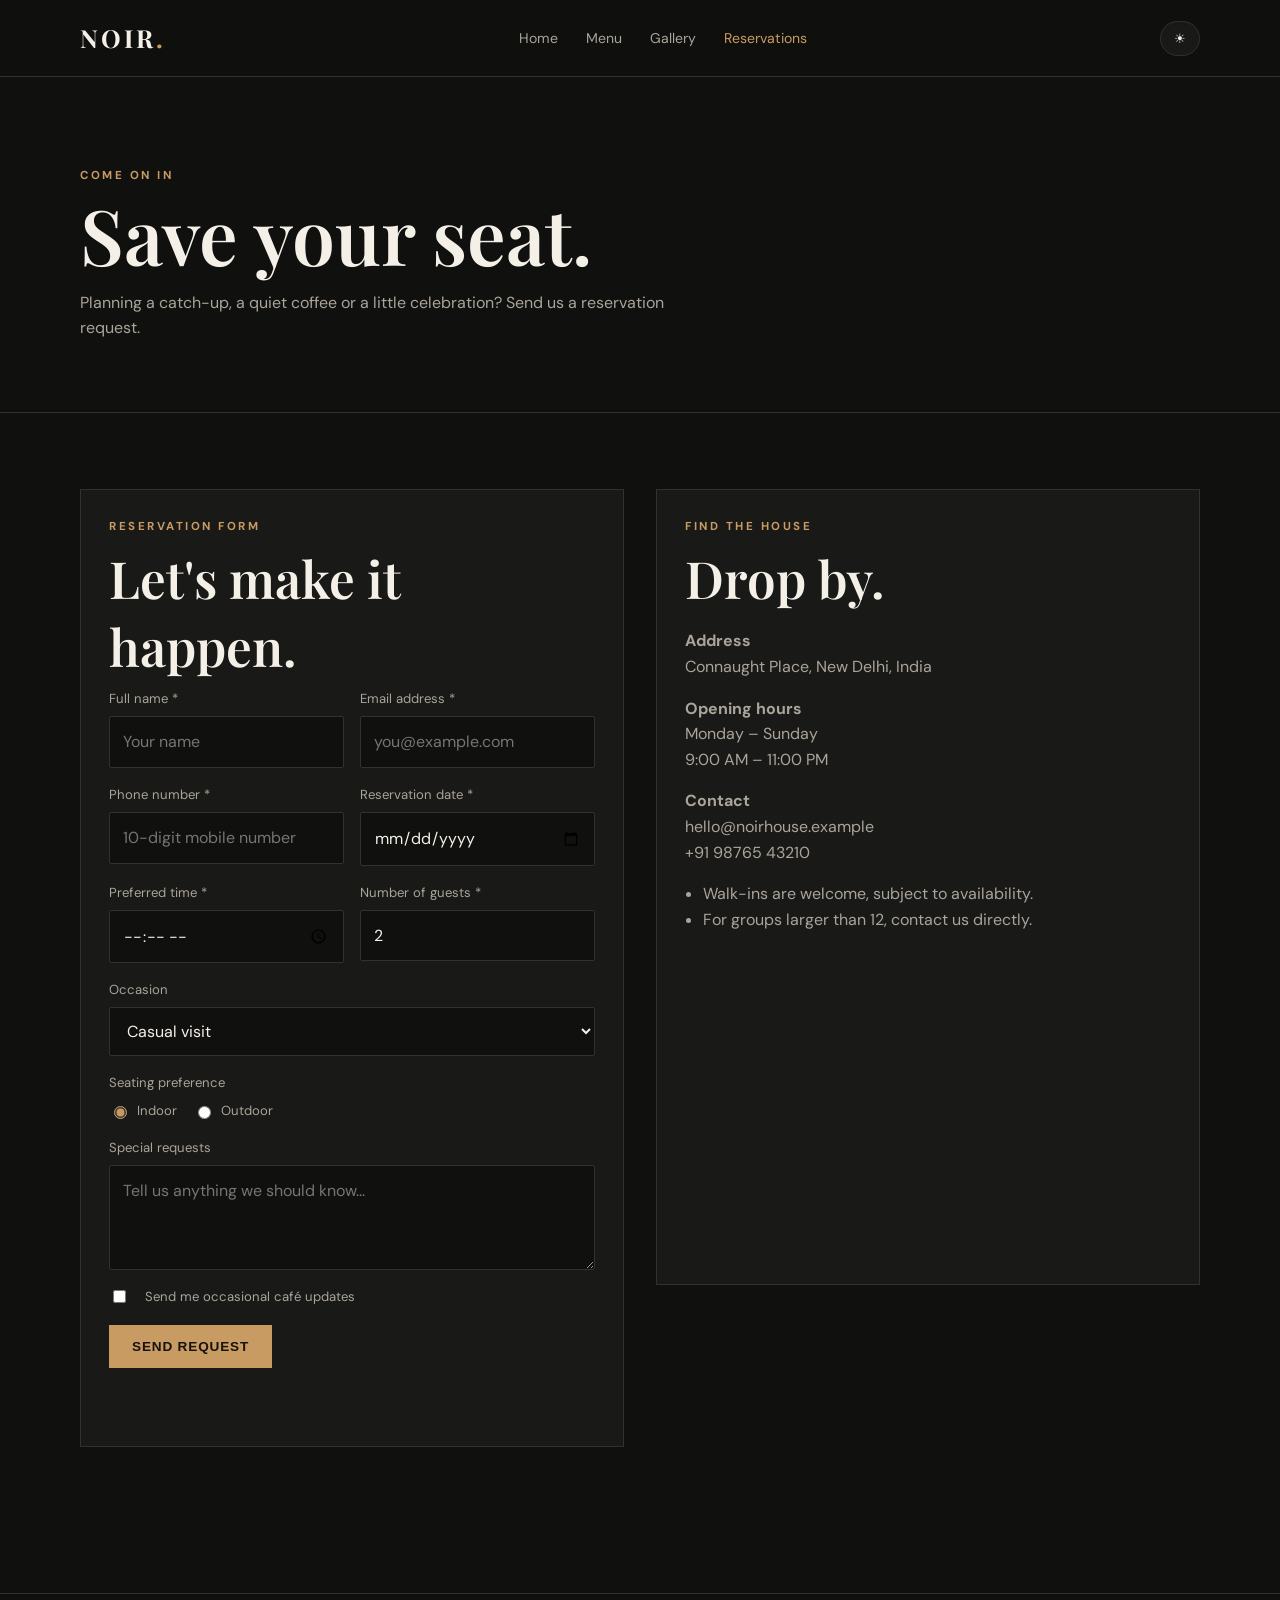
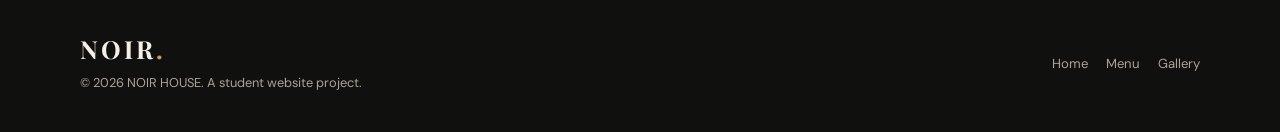
<file: noir-house/contact.html>
<!DOCTYPE html>
<html lang="en"><head><meta charset="UTF-8"><meta name="viewport" content="width=device-width, initial-scale=1.0"><title>NOIR HOUSE | Reservations</title><link rel="stylesheet" href="css/style.css"><script src="js/script.js" defer></script></head>
<body><header class="site-header"><div class="container nav-wrap"><a class="brand" href="index.html">NOIR<span>.</span></a><nav class="nav-links" aria-label="Main navigation"><a href="index.html">Home</a><a href="menu.html">Menu</a><a href="gallery.html">Gallery</a><a class="active" aria-current="page" href="contact.html">Reservations</a></nav><div class="nav-actions"><button class="theme-toggle" aria-label="Toggle dark and light mode">☀</button><button class="menu-toggle" aria-label="Open navigation" aria-expanded="false">☰</button></div></div></header>
<main><section class="page-hero"><div class="container"><div class="eyebrow">Come on in</div><h1>Save your seat.</h1><p>Planning a catch-up, a quiet coffee or a little celebration? Send us a reservation request.</p></div></section>
<section class="section"><div class="container contact-layout"><section class="form-card"><div class="eyebrow">Reservation form</div><h2 class="content-title">Let's make it happen.</h2><form id="booking-form"><div class="form-grid">
<div class="field"><label for="name">Full name *</label><input id="name" name="name" type="text" placeholder="Your name" required minlength="2"></div>
<div class="field"><label for="email">Email address *</label><input id="email" name="email" type="email" placeholder="you@example.com" required></div>
<div class="field"><label for="phone">Phone number *</label><input id="phone" name="phone" type="tel" placeholder="10-digit mobile number" pattern="[0-9]{10}" title="Enter a 10-digit phone number" required></div>
<div class="field"><label for="date">Reservation date *</label><input id="date" name="date" type="date" required></div>
<div class="field"><label for="time">Preferred time *</label><input id="time" name="time" type="time" required></div>
<div class="field"><label for="guests">Number of guests *</label><input id="guests" name="guests" type="number" min="1" max="12" value="2" required></div>
<div class="field full"><label for="occasion">Occasion</label><select id="occasion" name="occasion"><option value="casual">Casual visit</option><option value="birthday">Birthday</option><option value="work">Work meeting</option><option value="other">Other</option></select></div>
<div class="field full"><label>Seating preference</label><div class="choice-row"><label><input type="radio" name="seating" value="indoor" checked> Indoor</label><label><input type="radio" name="seating" value="outdoor"> Outdoor</label></div></div>
<div class="field full"><label for="message">Special requests</label><textarea id="message" name="message" maxlength="300" placeholder="Tell us anything we should know..."></textarea></div>
<div class="field full"><label class="choice-row"><input type="checkbox" name="updates" value="yes"> Send me occasional café updates</label></div>
</div><button class="btn" type="submit">SEND REQUEST</button><p id="form-message" class="form-message" role="status" aria-live="polite"></p></form></section>
<aside class="info-card"><div class="eyebrow">Find the house</div><h2 class="content-title">Drop by.</h2><p><strong>Address</strong><br>Connaught Place, New Delhi, India</p><p><strong>Opening hours</strong><br>Monday – Sunday<br>9:00 AM – 11:00 PM</p><p><strong>Contact</strong><br>hello@noirhouse.example<br>+91 98765 43210</p><ul><li>Walk-ins are welcome, subject to availability.</li><li>For groups larger than 12, contact us directly.</li></ul><iframe class="map-frame" title="Map showing Connaught Place in New Delhi" src="https://www.google.com/maps?q=Connaught%20Place%2C%20New%20Delhi&output=embed" loading="lazy" referrerpolicy="no-referrer-when-downgrade" allowfullscreen></iframe></aside></div></section></main>
<footer class="site-footer"><div class="container footer-wrap"><div><a class="brand" href="index.html">NOIR<span>.</span></a><p>© 2026 NOIR HOUSE. A student website project.</p></div><div class="footer-links"><a href="index.html">Home</a><a href="menu.html">Menu</a><a href="gallery.html">Gallery</a></div></div></footer></body></html>
</file>
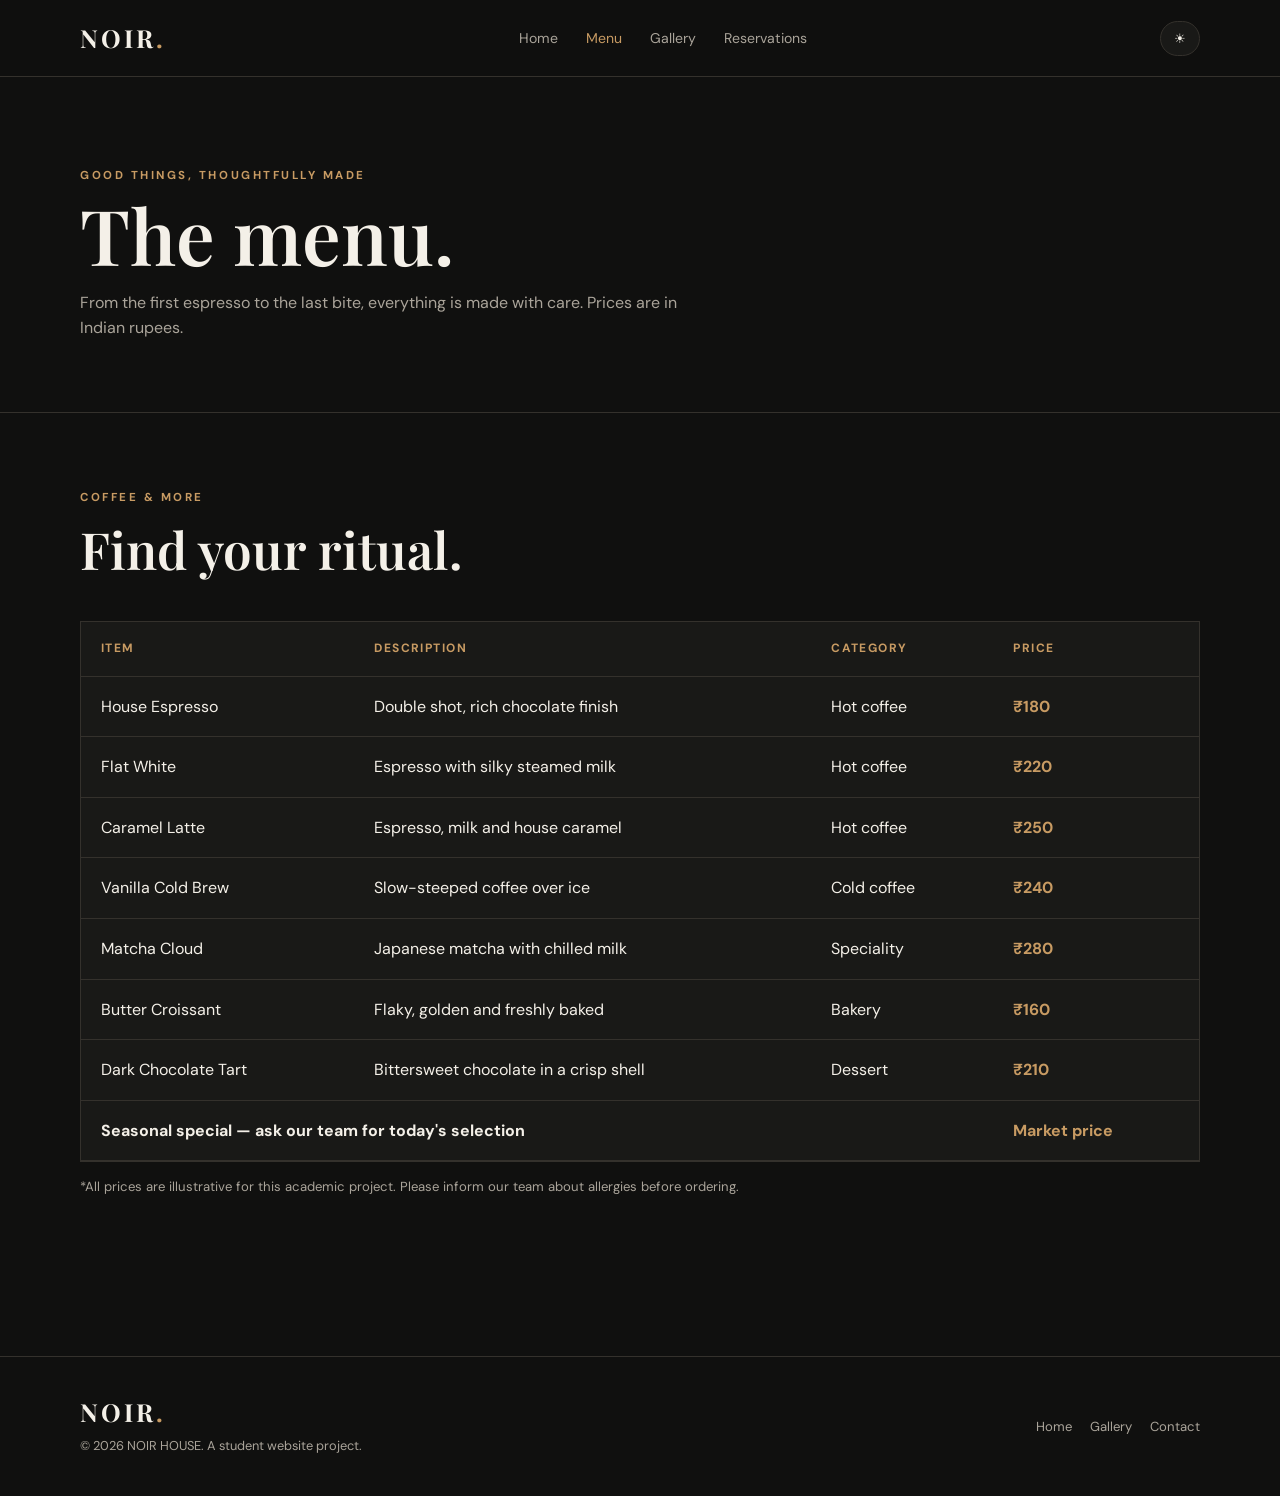
<file: noir-house/menu.html>
<!DOCTYPE html>
<html lang="en"><head><meta charset="UTF-8"><meta name="viewport" content="width=device-width, initial-scale=1.0"><title>NOIR HOUSE | Menu</title><link rel="stylesheet" href="css/style.css"><script src="js/script.js" defer></script></head>
<body><header class="site-header"><div class="container nav-wrap"><a class="brand" href="index.html">NOIR<span>.</span></a><nav class="nav-links" aria-label="Main navigation"><a href="index.html">Home</a><a class="active" aria-current="page" href="menu.html">Menu</a><a href="gallery.html">Gallery</a><a href="contact.html">Reservations</a></nav><div class="nav-actions"><button class="theme-toggle" aria-label="Toggle dark and light mode">☀</button><button class="menu-toggle" aria-label="Open navigation" aria-expanded="false">☰</button></div></div></header>
<main><section class="page-hero"><div class="container"><div class="eyebrow">Good things, thoughtfully made</div><h1>The menu.</h1><p>From the first espresso to the last bite, everything is made with care. Prices are in Indian rupees.</p></div></section>
<section class="section"><div class="container"><div class="section-heading"><div><div class="eyebrow">Coffee & more</div><h2>Find your ritual.</h2></div></div><div class="menu-table-wrap"><table><thead><tr><th>Item</th><th>Description</th><th>Category</th><th>Price</th></tr></thead><tbody>
<tr><td>House Espresso</td><td>Double shot, rich chocolate finish</td><td>Hot coffee</td><td>₹180</td></tr><tr><td>Flat White</td><td>Espresso with silky steamed milk</td><td>Hot coffee</td><td>₹220</td></tr><tr><td>Caramel Latte</td><td>Espresso, milk and house caramel</td><td>Hot coffee</td><td>₹250</td></tr><tr><td>Vanilla Cold Brew</td><td>Slow-steeped coffee over ice</td><td>Cold coffee</td><td>₹240</td></tr><tr><td>Matcha Cloud</td><td>Japanese matcha with chilled milk</td><td>Speciality</td><td>₹280</td></tr><tr><td>Butter Croissant</td><td>Flaky, golden and freshly baked</td><td>Bakery</td><td>₹160</td></tr><tr><td>Dark Chocolate Tart</td><td>Bittersweet chocolate in a crisp shell</td><td>Dessert</td><td>₹210</td></tr><tr><td colspan="3"><strong>Seasonal special — ask our team for today's selection</strong></td><td>Market price</td></tr>
</tbody></table></div><p class="table-note">*All prices are illustrative for this academic project. Please inform our team about allergies before ordering.</p></div></section></main>
<footer class="site-footer"><div class="container footer-wrap"><div><a class="brand" href="index.html">NOIR<span>.</span></a><p>© 2026 NOIR HOUSE. A student website project.</p></div><div class="footer-links"><a href="index.html">Home</a><a href="gallery.html">Gallery</a><a href="contact.html">Contact</a></div></div></footer></body></html>
</file>
<file: noir-house/css/style.css>
@import url('https://fonts.googleapis.com/css2?family=DM+Sans:wght@400;500;600;700&family=Playfair+Display:wght@500;600;700&display=swap');
:root{--bg:#10100f;--panel:#191917;--text:#f4f0e8;--muted:#aaa49a;--accent:#c89b63;--line:#34312c;--shadow:0 18px 50px #0005}*{box-sizing:border-box}html{scroll-behavior:smooth}body{margin:0;background:var(--bg);color:var(--text);font-family:'DM Sans',sans-serif;line-height:1.6;transition:background .25s,color .25s}body.light{--bg:#f4f0e8;--panel:#fffdf8;--text:#211e19;--muted:#6d675e;--accent:#986a36;--line:#ded7cc;--shadow:0 18px 50px #392b1815}a{color:inherit;text-decoration:none}img{display:block;max-width:100%}.container{width:min(1120px,90%);margin:auto}.site-header{position:sticky;top:0;z-index:20;background:color-mix(in srgb,var(--bg) 92%,transparent);backdrop-filter:blur(14px);border-bottom:1px solid var(--line)}.nav-wrap{min-height:76px;display:flex;align-items:center;justify-content:space-between;gap:24px}.brand{font-family:'Playfair Display',serif;font-size:1.55rem;letter-spacing:.12em;font-weight:700}.brand span{color:var(--accent)}.nav-links{display:flex;align-items:center;gap:28px}.nav-links a{font-size:.88rem;color:var(--muted);transition:.2s}.nav-links a:hover,.nav-links a.active{color:var(--accent)}.nav-actions{display:flex;align-items:center;gap:12px}.theme-toggle,.menu-toggle{border:1px solid var(--line);background:var(--panel);color:var(--text);border-radius:50px;padding:9px 13px;cursor:pointer}.menu-toggle{display:none}.eyebrow{color:var(--accent);letter-spacing:.22em;text-transform:uppercase;font-size:.72rem;font-weight:700}.hero{min-height:640px;display:grid;grid-template-columns:1.05fr .95fr;align-items:center;gap:54px;padding:70px 0}.hero h1,.page-hero h1{font:600 clamp(3.2rem,7vw,6.5rem)/1.02 'Playfair Display',serif;margin:18px 0}.hero h1 em{color:var(--accent);font-weight:500}.hero p{max-width:490px;color:var(--muted);font-size:1.05rem}.hero-image{height:520px;position:relative}.hero-image img{width:100%;height:100%;object-fit:cover;border-radius:4px}.image-note{position:absolute;bottom:22px;left:-22px;background:var(--accent);color:#17130f;padding:14px 20px;font-size:.78rem;letter-spacing:.1em}.btn{display:inline-block;background:var(--accent);color:#17130f;padding:13px 22px;border:1px solid var(--accent);font-weight:700;font-size:.85rem;letter-spacing:.06em;margin-top:18px;cursor:pointer;transition:.2s}.btn:hover{transform:translateY(-2px);filter:brightness(1.08)}.btn-outline{background:transparent;color:var(--text);border-color:var(--line);margin-left:8px}.section{padding:76px 0}.section-heading{display:flex;justify-content:space-between;align-items:end;gap:24px;margin-bottom:30px}.section-heading h2,.content-title{font:600 clamp(2rem,4vw,3.2rem) 'Playfair Display',serif;margin:8px 0}.section-heading p{color:var(--muted);max-width:420px}.cards{display:grid;grid-template-columns:repeat(3,1fr);gap:22px}.feature-card{background:var(--panel);border:1px solid var(--line);padding:14px}.feature-card img{width:100%;height:220px;object-fit:cover}.feature-card h3{font:600 1.35rem 'Playfair Display',serif;margin:15px 0 5px}.feature-card p{color:var(--muted);font-size:.9rem;margin:0 0 12px}.feature-card .price{color:var(--accent);font-weight:700}.quote-band{background:var(--panel);border-block:1px solid var(--line);padding:55px 0;text-align:center}.quote-band blockquote{font:500 clamp(1.5rem,3vw,2.5rem) 'Playfair Display',serif;max-width:800px;margin:0 auto}.quote-band span{display:block;color:var(--accent);font:700 .72rem 'DM Sans',sans-serif;letter-spacing:.2em;margin-top:18px}.page-hero{padding:90px 0 55px;border-bottom:1px solid var(--line)}.page-hero h1{font-size:clamp(3rem,6vw,5.4rem);margin:10px 0}.page-hero p{max-width:600px;color:var(--muted)}.menu-table-wrap{overflow-x:auto;background:var(--panel);border:1px solid var(--line)}table{border-collapse:collapse;width:100%;min-width:650px}th,td{text-align:left;padding:17px 20px;border-bottom:1px solid var(--line)}thead th{color:var(--accent);font-size:.75rem;text-transform:uppercase;letter-spacing:.12em}tbody tr:hover{background:color-mix(in srgb,var(--accent) 8%,var(--panel))}td:last-child{color:var(--accent);font-weight:700}.table-note{color:var(--muted);font-size:.82rem;margin-top:14px}.gallery-grid{display:grid;grid-template-columns:repeat(3,1fr);gap:14px}.gallery-grid img{width:100%;height:260px;object-fit:cover;cursor:zoom-in;transition:transform .25s,opacity .25s}.gallery-grid img:hover{transform:scale(1.015);opacity:.85}.video-frame{margin-top:45px;background:var(--panel);padding:18px;border:1px solid var(--line)}.video-frame video{width:100%;max-height:480px;background:#000}.video-frame p{color:var(--muted);margin-bottom:0}.lightbox{display:none;position:fixed;inset:0;background:#000e;z-index:50;align-items:center;justify-content:center;padding:30px}.lightbox.open{display:flex}.lightbox img{max-height:88vh;max-width:90vw;object-fit:contain}.lightbox button{position:absolute;top:22px;right:28px;background:none;border:0;color:white;font-size:2.5rem;cursor:pointer}.contact-layout{display:grid;grid-template-columns:1fr 1fr;gap:32px;align-items:start}.form-card,.info-card{background:var(--panel);border:1px solid var(--line);padding:28px}.form-grid{display:grid;grid-template-columns:1fr 1fr;gap:16px}.field{display:flex;flex-direction:column;gap:7px}.field.full{grid-column:1/-1}label{font-size:.82rem;color:var(--muted)}input,select,textarea{width:100%;padding:12px 13px;background:var(--bg);border:1px solid var(--line);color:var(--text);font:inherit;border-radius:2px}input:focus,select:focus,textarea:focus{outline:1px solid var(--accent);border-color:var(--accent)}textarea{min-height:105px;resize:vertical}.choice-row{display:flex;flex-wrap:wrap;gap:16px}.choice-row label{display:flex;align-items:center;gap:7px}.choice-row input{width:auto;accent-color:var(--accent)}.form-message{color:var(--accent);font-size:.88rem;min-height:22px}.info-card p,.info-card li{color:var(--muted)}.info-card ul{padding-left:18px}.map-frame{width:100%;height:280px;border:0;margin-top:20px;filter:grayscale(1) contrast(.9)}.site-footer{border-top:1px solid var(--line);padding:35px 0;margin-top:70px}.footer-wrap{display:flex;justify-content:space-between;align-items:center;gap:20px}.footer-wrap p{color:var(--muted);font-size:.8rem;margin:4px 0}.footer-links{display:flex;gap:18px;color:var(--muted);font-size:.82rem}.footer-links a:hover{color:var(--accent)}
@media(max-width:800px){.hero{grid-template-columns:1fr;padding:55px 0}.hero-image{height:390px}.image-note{left:10px}.cards{grid-template-columns:1fr 1fr}.contact-layout{grid-template-columns:1fr}.nav-links{display:none;position:absolute;top:76px;left:0;right:0;background:var(--bg);padding:22px 5%;border-bottom:1px solid var(--line);flex-direction:column;align-items:flex-start}.nav-links.open{display:flex}.menu-toggle{display:block}.gallery-grid{grid-template-columns:1fr 1fr}}
@media(max-width:520px){.cards,.gallery-grid{grid-template-columns:1fr}.gallery-grid img{height:240px}.form-grid{grid-template-columns:1fr}.field.full{grid-column:auto}.footer-wrap{align-items:flex-start;flex-direction:column}.footer-links{flex-wrap:wrap}.section{padding:55px 0}.hero h1{font-size:3.4rem}.hero-image{height:320px}.btn-outline{margin-left:0}.section-heading{display:block}}
</file>
